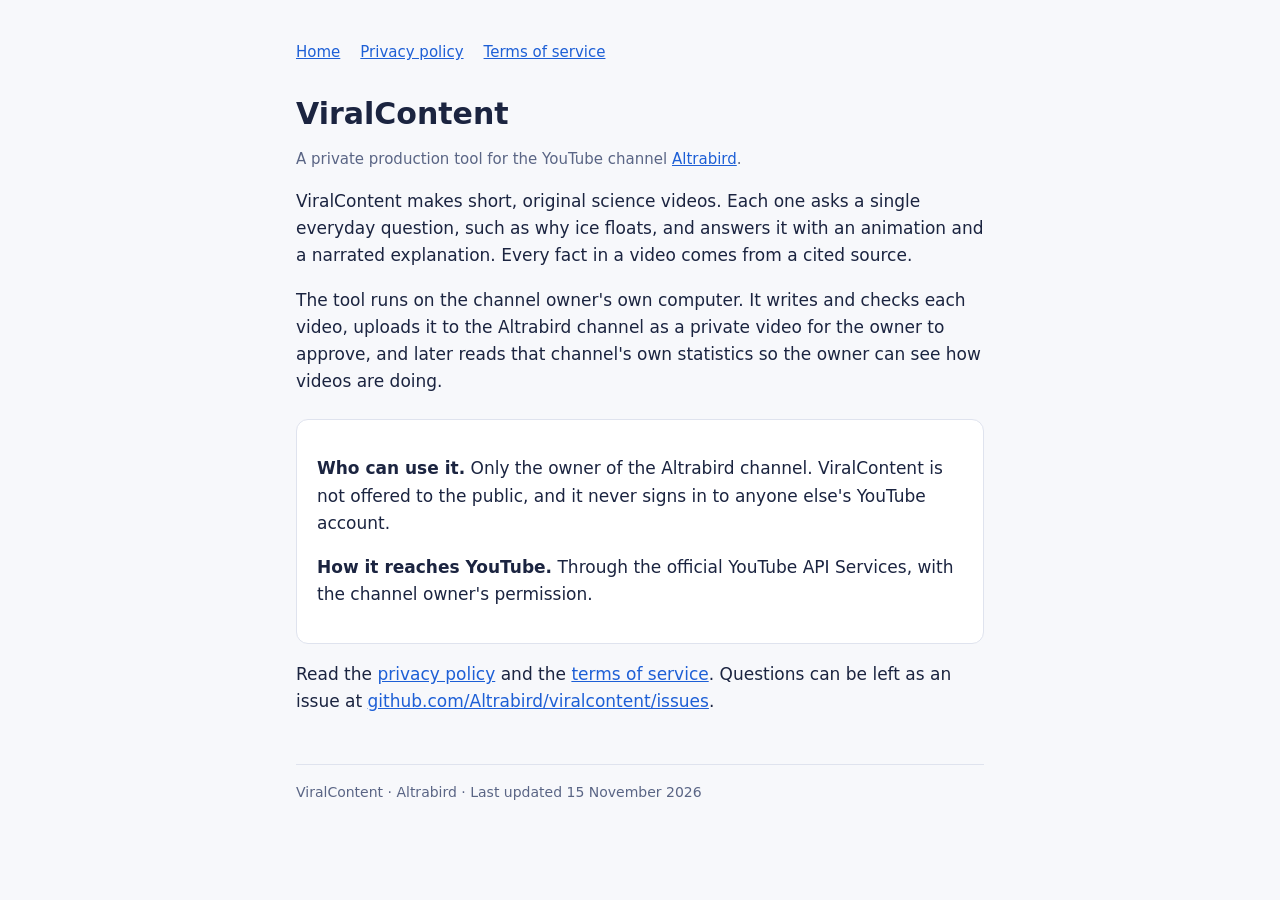
<file: index.html>
<!doctype html>
<html lang="en">
<head>
<meta charset="utf-8">
<meta name="viewport" content="width=device-width, initial-scale=1">
<title>ViralContent</title>
<meta name="description" content="ViralContent is a private tool that publishes original science Shorts to the Altrabird YouTube channel.">
<link rel="stylesheet" href="style.css">
</head>
<body>
<main>
  <nav><a href="./">Home</a><a href="privacy.html">Privacy policy</a><a href="terms.html">Terms of service</a></nav>

  <h1>ViralContent</h1>
  <p class="muted">A private production tool for the YouTube channel <a href="https://www.youtube.com/@altrabird">Altrabird</a>.</p>

  <p>ViralContent makes short, original science videos. Each one asks a single everyday question, such as why ice floats, and answers it with an animation and a narrated explanation. Every fact in a video comes from a cited source.</p>

  <p>The tool runs on the channel owner's own computer. It writes and checks each video, uploads it to the Altrabird channel as a private video for the owner to approve, and later reads that channel's own statistics so the owner can see how videos are doing.</p>

  <div class="card">
    <p><b>Who can use it.</b> Only the owner of the Altrabird channel. ViralContent is not offered to the public, and it never signs in to anyone else's YouTube account.</p>
    <p><b>How it reaches YouTube.</b> Through the official YouTube API Services, with the channel owner's permission.</p>
  </div>

  <p>Read the <a href="privacy.html">privacy policy</a> and the <a href="terms.html">terms of service</a>. Questions can be left as an issue at <a href="https://github.com/Altrabird/viralcontent/issues">github.com/Altrabird/viralcontent/issues</a>.</p>

  <footer>ViralContent · Altrabird · Last updated 15 November 2026</footer>
</main>
</body>
</html>
</file>
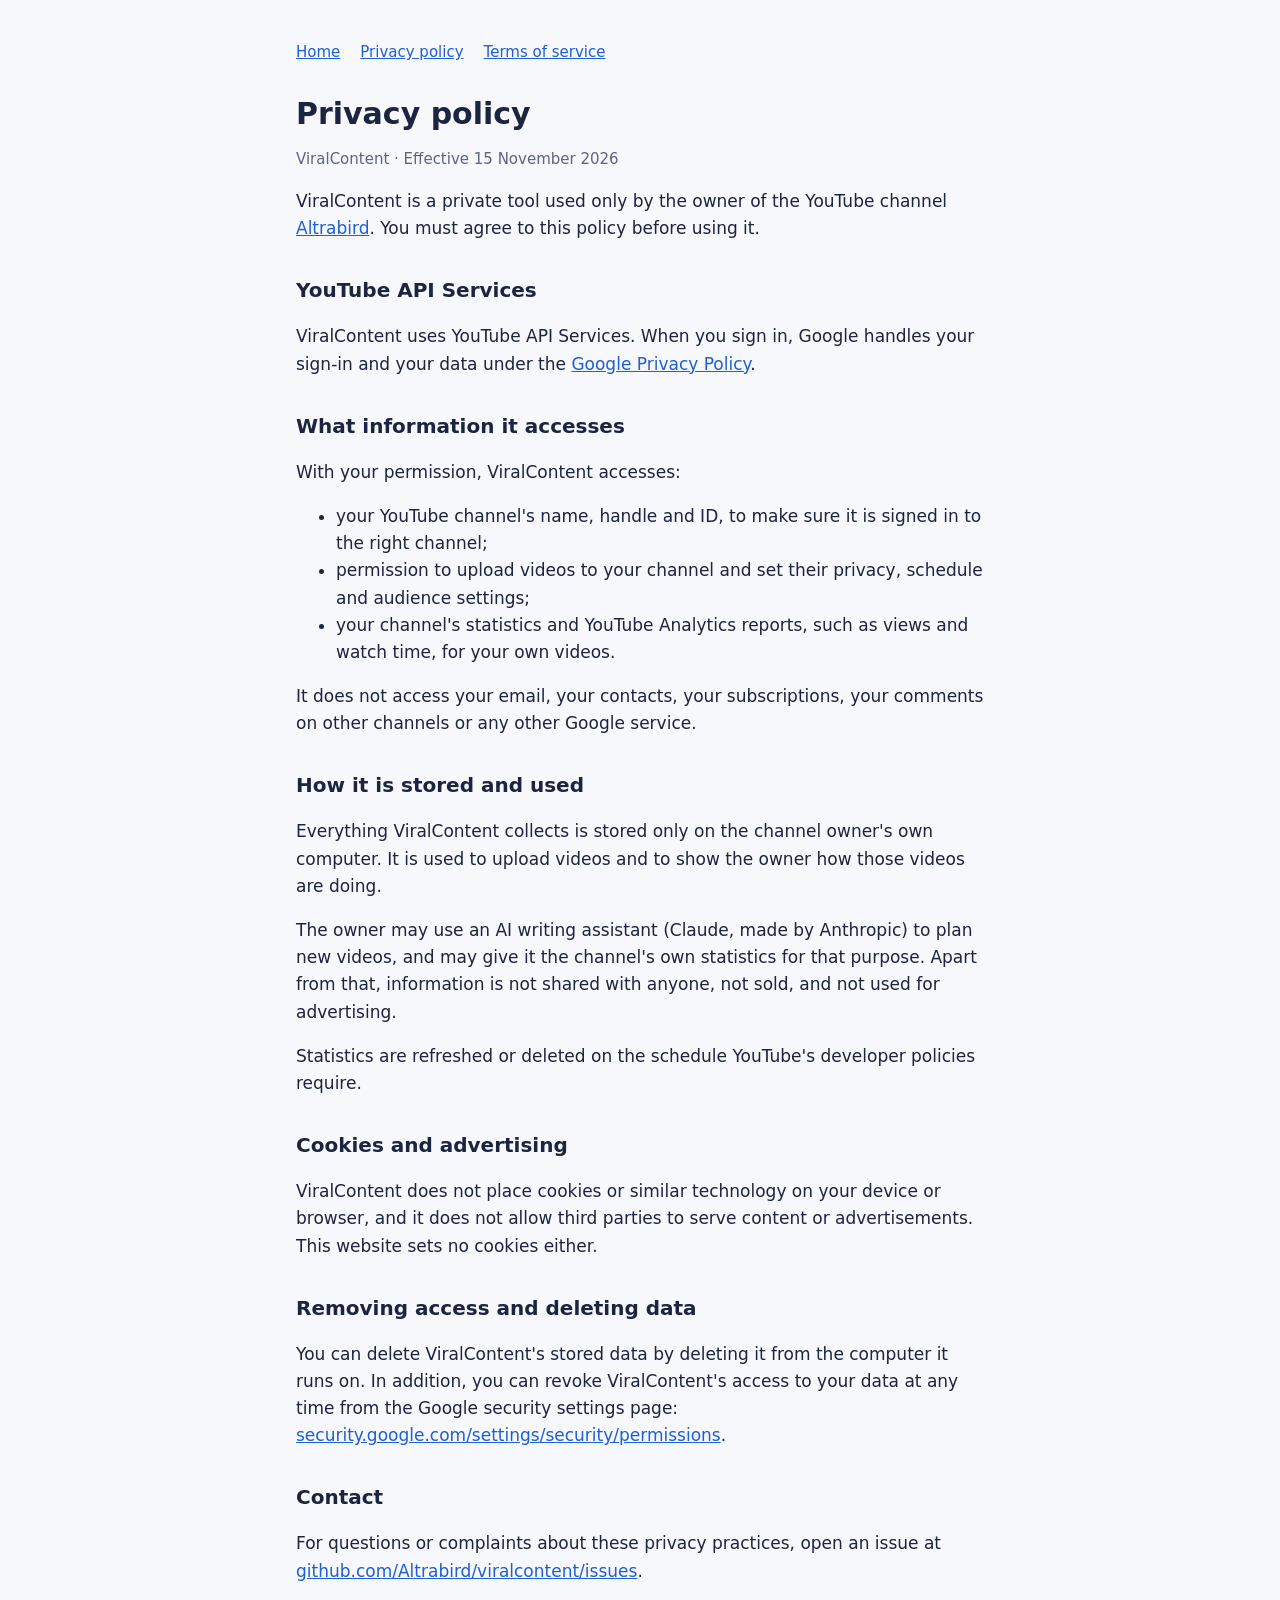
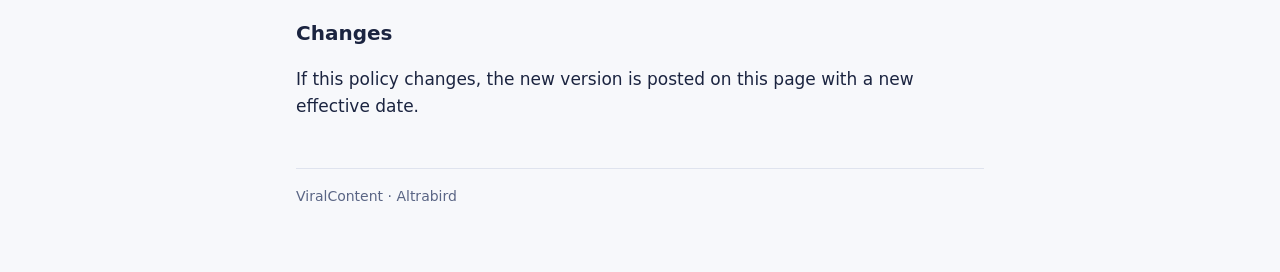
<file: privacy.html>
<!doctype html>
<html lang="en">
<head>
<meta charset="utf-8">
<meta name="viewport" content="width=device-width, initial-scale=1">
<title>Privacy Policy</title>
<meta name="description" content="Privacy policy of ViralContent, the private production tool of the Altrabird YouTube channel.">
<link rel="stylesheet" href="style.css">
</head>
<body>
<main>
  <nav><a href="./">Home</a><a href="privacy.html">Privacy policy</a><a href="terms.html">Terms of service</a></nav>

  <h1>Privacy policy</h1>
  <p class="muted">ViralContent · Effective 15 November 2026</p>

  <p>ViralContent is a private tool used only by the owner of the YouTube channel <a href="https://www.youtube.com/@altrabird">Altrabird</a>. You must agree to this policy before using it.</p>

  <h2>YouTube API Services</h2>
  <p>ViralContent uses YouTube API Services. When you sign in, Google handles your sign-in and your data under the <a href="http://www.google.com/policies/privacy">Google Privacy Policy</a>.</p>

  <h2>What information it accesses</h2>
  <p>With your permission, ViralContent accesses:</p>
  <ul>
    <li>your YouTube channel's name, handle and ID, to make sure it is signed in to the right channel;</li>
    <li>permission to upload videos to your channel and set their privacy, schedule and audience settings;</li>
    <li>your channel's statistics and YouTube Analytics reports, such as views and watch time, for your own videos.</li>
  </ul>
  <p>It does not access your email, your contacts, your subscriptions, your comments on other channels or any other Google service.</p>

  <h2>How it is stored and used</h2>
  <p>Everything ViralContent collects is stored only on the channel owner's own computer. It is used to upload videos and to show the owner how those videos are doing.</p>
  <p>The owner may use an AI writing assistant (Claude, made by Anthropic) to plan new videos, and may give it the channel's own statistics for that purpose. Apart from that, information is not shared with anyone, not sold, and not used for advertising.</p>
  <p>Statistics are refreshed or deleted on the schedule YouTube's developer policies require.</p>

  <h2>Cookies and advertising</h2>
  <p>ViralContent does not place cookies or similar technology on your device or browser, and it does not allow third parties to serve content or advertisements. This website sets no cookies either.</p>

  <h2>Removing access and deleting data</h2>
  <p>You can delete ViralContent's stored data by deleting it from the computer it runs on. In addition, you can revoke ViralContent's access to your data at any time from the Google security settings page: <a href="https://security.google.com/settings/security/permissions">security.google.com/settings/security/permissions</a>.</p>

  <h2>Contact</h2>
  <p>For questions or complaints about these privacy practices, open an issue at <a href="https://github.com/Altrabird/viralcontent/issues">github.com/Altrabird/viralcontent/issues</a>.</p>

  <h2>Changes</h2>
  <p>If this policy changes, the new version is posted on this page with a new effective date.</p>

  <footer>ViralContent · Altrabird</footer>
</main>
</body>
</html>
</file>
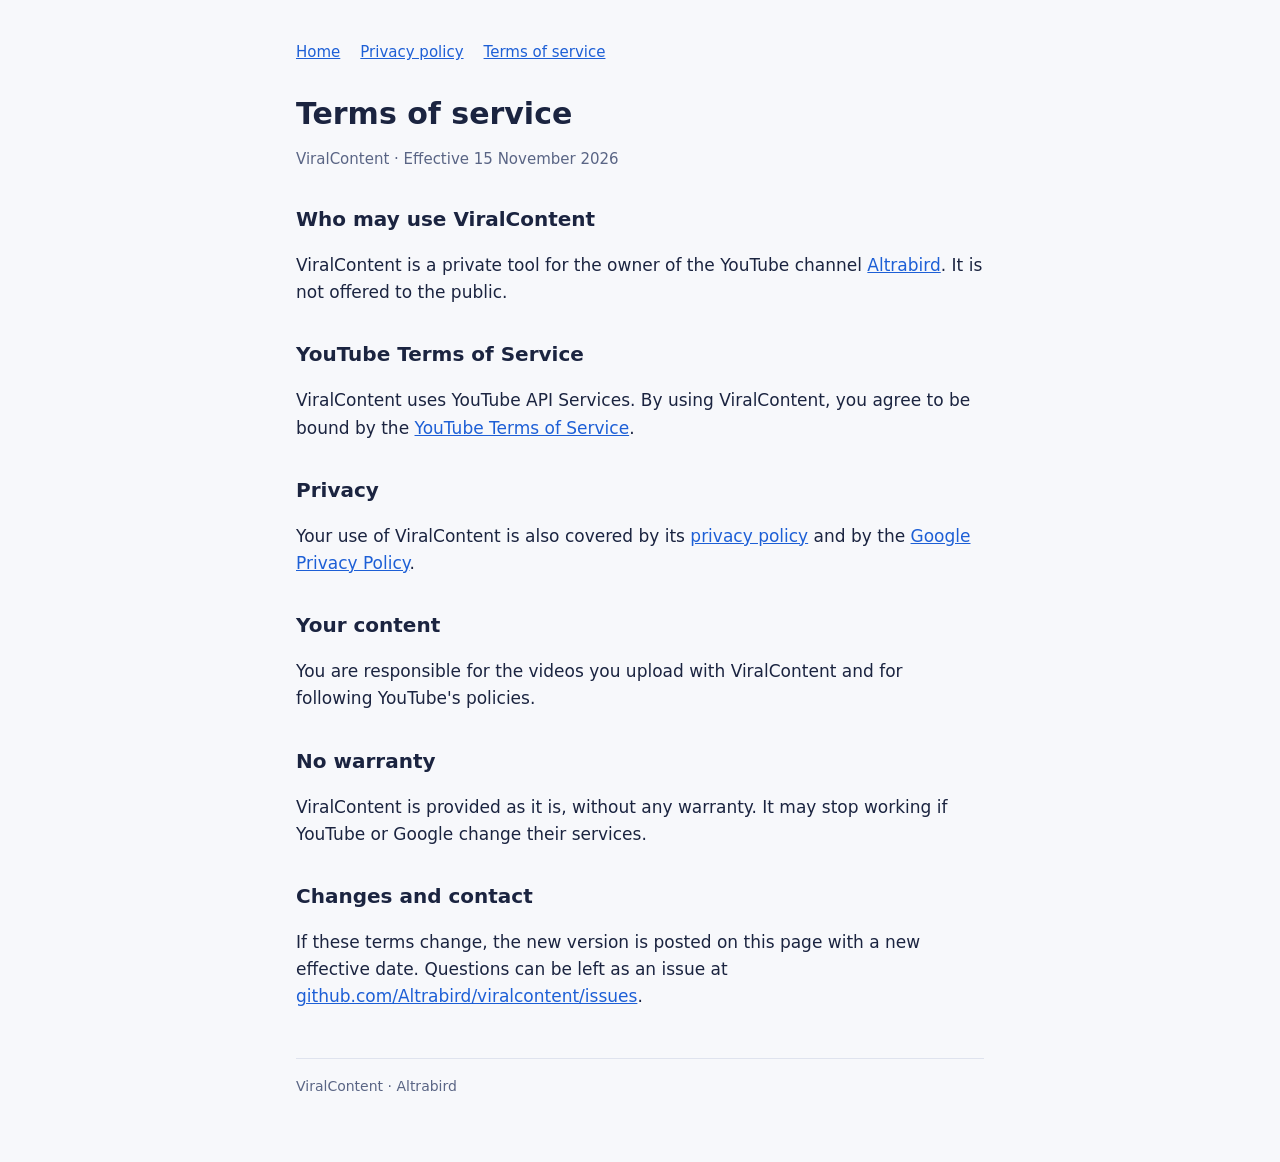
<file: terms.html>
<!doctype html>
<html lang="en">
<head>
<meta charset="utf-8">
<meta name="viewport" content="width=device-width, initial-scale=1">
<title>Terms of Service</title>
<meta name="description" content="Terms of service of ViralContent, the private production tool of the Altrabird YouTube channel.">
<link rel="stylesheet" href="style.css">
</head>
<body>
<main>
  <nav><a href="./">Home</a><a href="privacy.html">Privacy policy</a><a href="terms.html">Terms of service</a></nav>

  <h1>Terms of service</h1>
  <p class="muted">ViralContent · Effective 15 November 2026</p>

  <h2>Who may use ViralContent</h2>
  <p>ViralContent is a private tool for the owner of the YouTube channel <a href="https://www.youtube.com/@altrabird">Altrabird</a>. It is not offered to the public.</p>

  <h2>YouTube Terms of Service</h2>
  <p>ViralContent uses YouTube API Services. By using ViralContent, you agree to be bound by the <a href="https://www.youtube.com/t/terms">YouTube Terms of Service</a>.</p>

  <h2>Privacy</h2>
  <p>Your use of ViralContent is also covered by its <a href="privacy.html">privacy policy</a> and by the <a href="http://www.google.com/policies/privacy">Google Privacy Policy</a>.</p>

  <h2>Your content</h2>
  <p>You are responsible for the videos you upload with ViralContent and for following YouTube's policies.</p>

  <h2>No warranty</h2>
  <p>ViralContent is provided as it is, without any warranty. It may stop working if YouTube or Google change their services.</p>

  <h2>Changes and contact</h2>
  <p>If these terms change, the new version is posted on this page with a new effective date. Questions can be left as an issue at <a href="https://github.com/Altrabird/viralcontent/issues">github.com/Altrabird/viralcontent/issues</a>.</p>

  <footer>ViralContent · Altrabird</footer>
</main>
</body>
</html>
</file>
<file: style.css>
:root { --bg: #f7f8fb; --text: #1b2440; --muted: #5a6585; --link: #1d5fd6; --card: #ffffff; --line: #dfe3ee; }
@media (prefers-color-scheme: dark) {
  :root { --bg: #0a1230; --text: #e8eefc; --muted: #9fb0d8; --link: #7cc4ff; --card: #111b44; --line: #1e2b5e; }
}
* { box-sizing: border-box; }
body { margin: 0; background: var(--bg); color: var(--text); font: 17px/1.6 "Segoe UI", system-ui, -apple-system, Arial, sans-serif; }
main { max-width: 720px; margin: 0 auto; padding: 40px 16px 64px; }
nav { display: flex; gap: 20px; flex-wrap: wrap; margin-bottom: 32px; font-size: 15px; }
h1 { font-size: 30px; line-height: 1.2; margin: 0 0 6px; }
h2 { font-size: 20px; margin: 32px 0 8px; }
p, li { color: var(--text); }
.muted { color: var(--muted); font-size: 15px; }
a { color: var(--link); overflow-wrap: anywhere; }   /* long URLs must wrap on a phone */
.card { background: var(--card); border: 1px solid var(--line); border-radius: 12px; padding: 18px 20px; margin-top: 24px; }
footer { margin-top: 48px; padding-top: 16px; border-top: 1px solid var(--line); color: var(--muted); font-size: 14px; }
</file>
